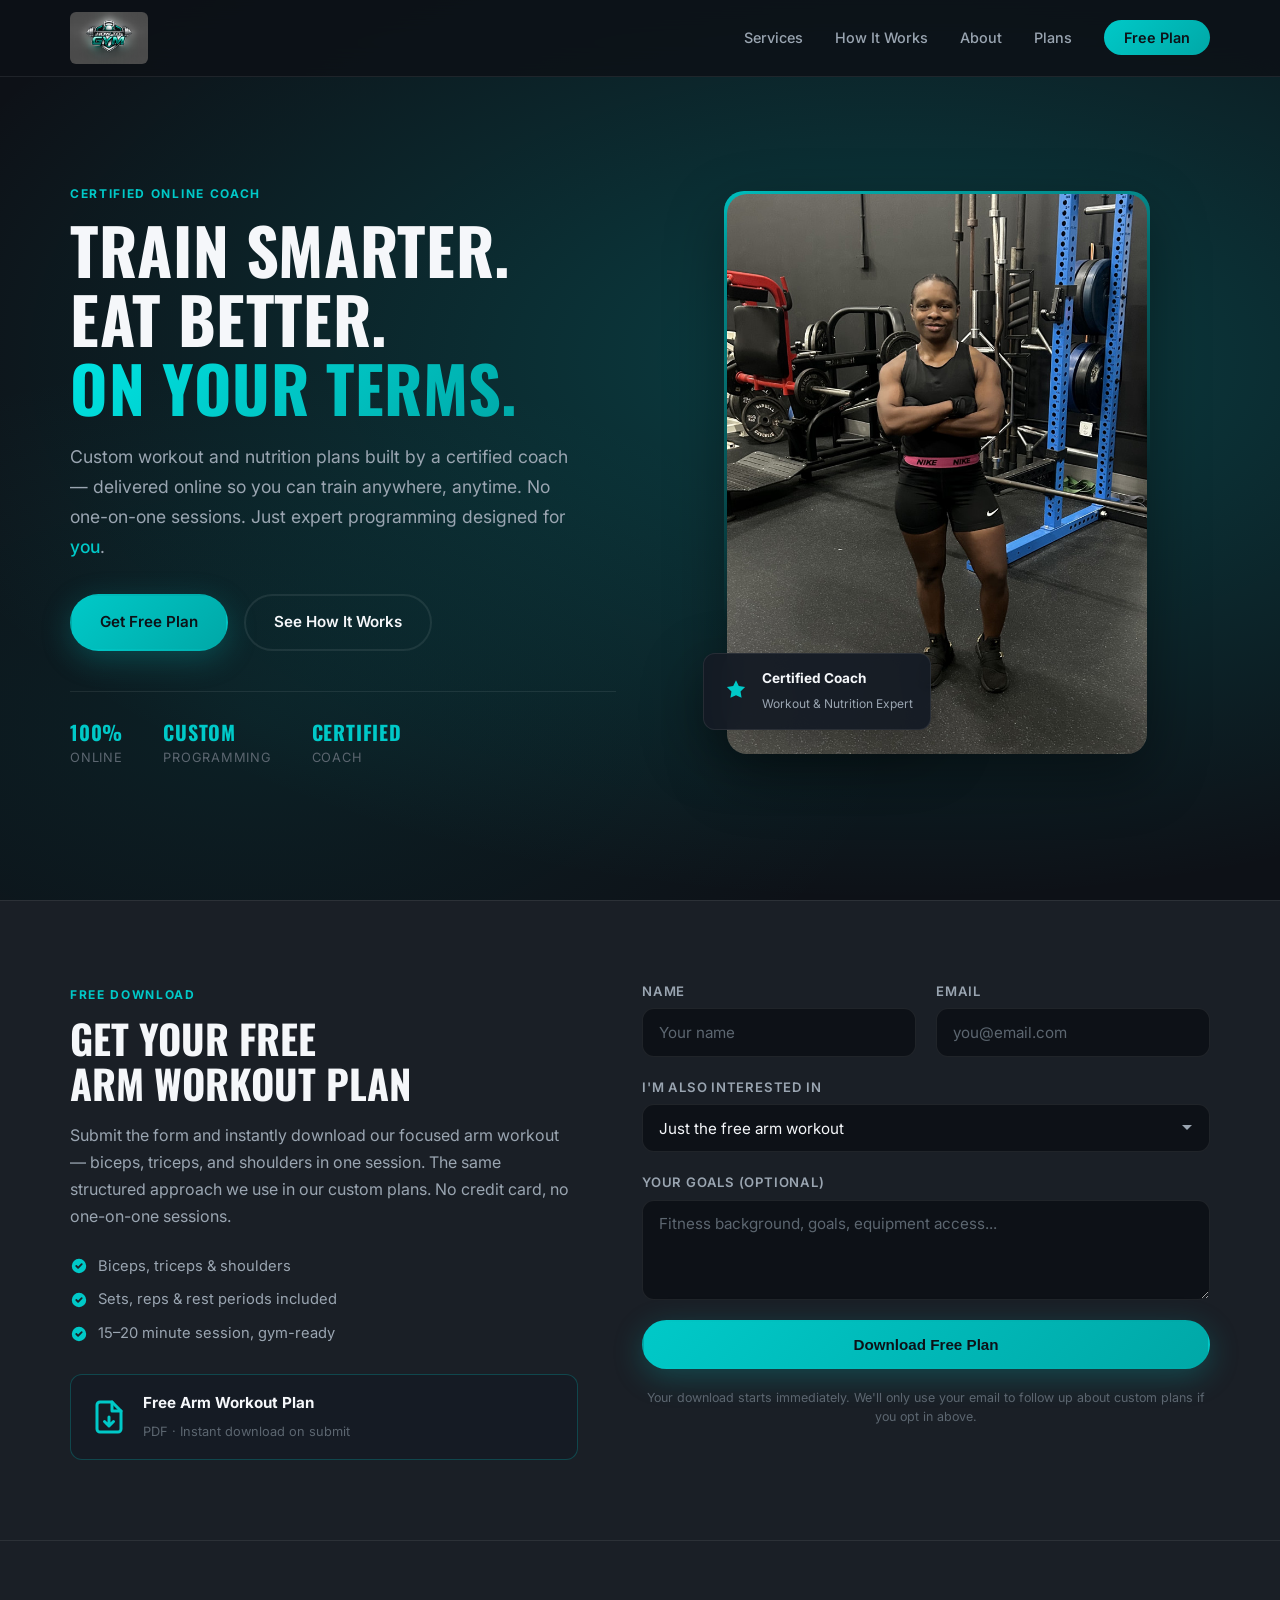
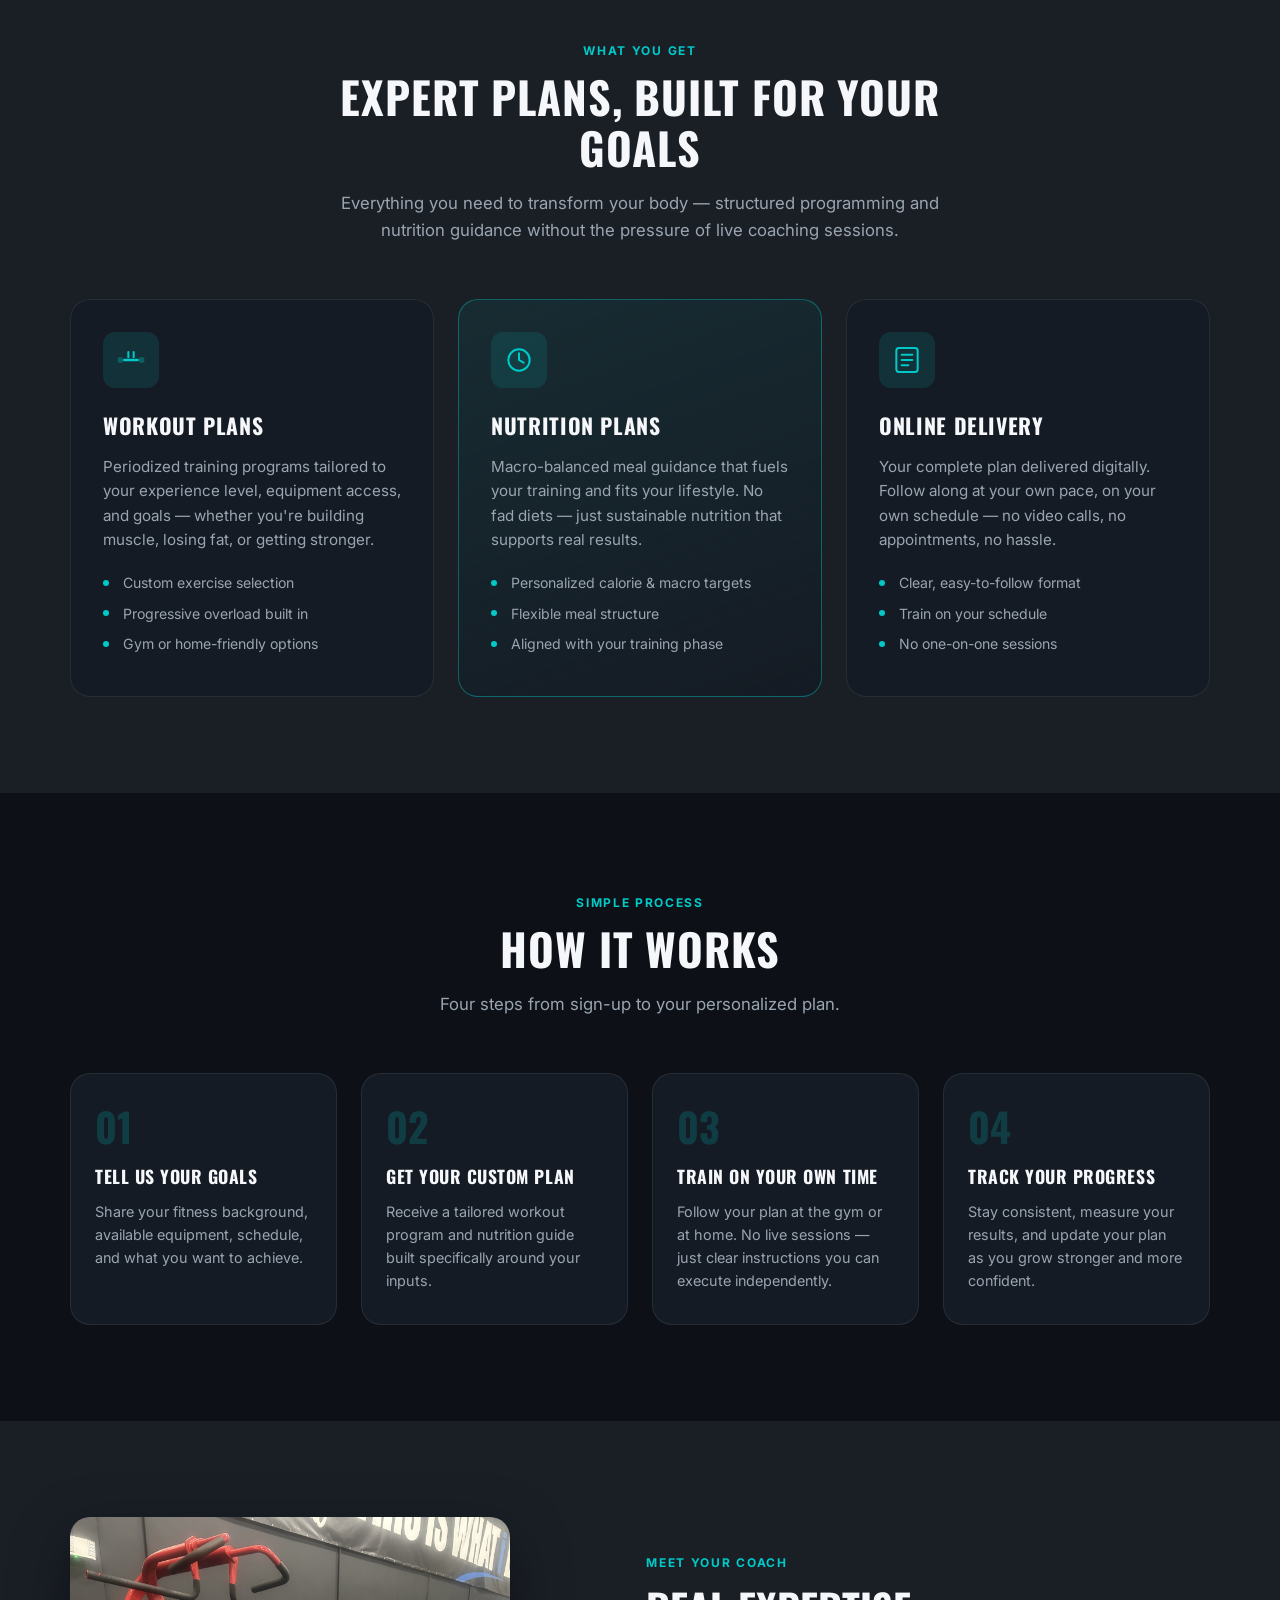
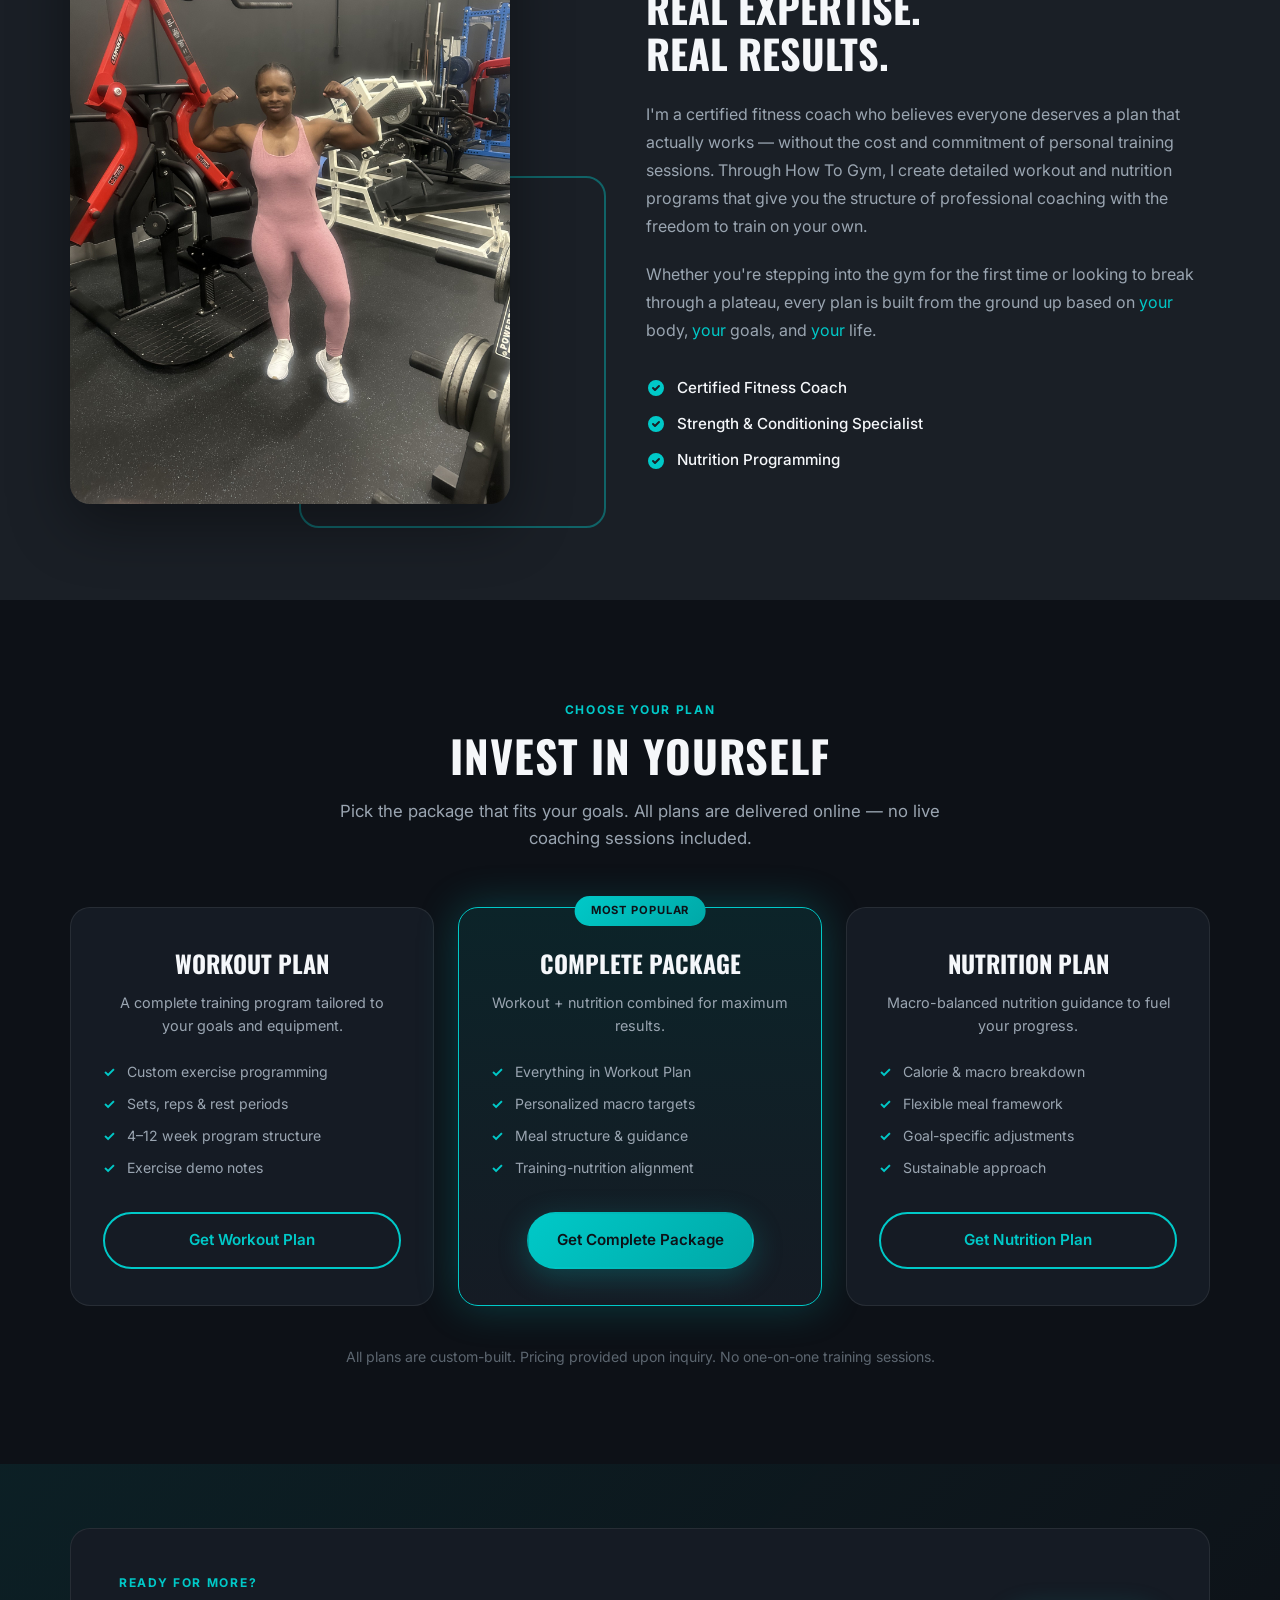
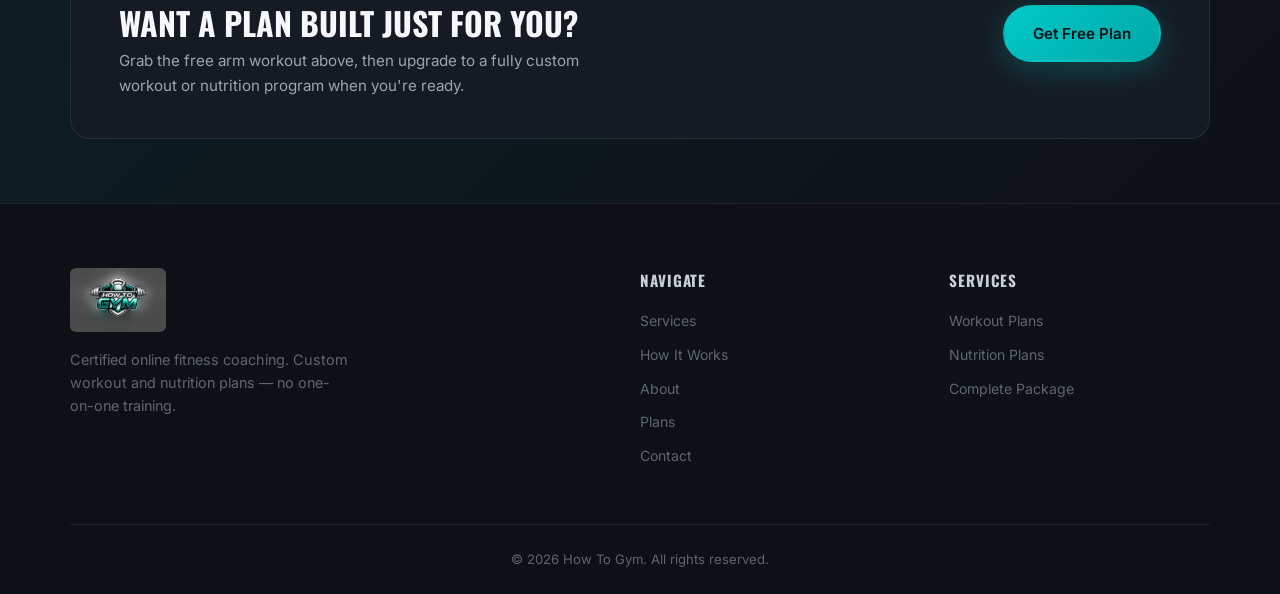
<file: index.html>
<!DOCTYPE html>
<html lang="en">
<head>
  <meta charset="UTF-8" />
  <meta name="viewport" content="width=device-width, initial-scale=1.0" />
  <meta name="description" content="How To Gym — Certified online fitness coaching with personalized workout and nutrition plans. Train on your schedule, no one-on-one sessions required." />
  <title>How To Gym | Online Workout & Nutrition Plans</title>
  <link rel="preconnect" href="https://fonts.googleapis.com" />
  <link rel="preconnect" href="https://fonts.gstatic.com" crossorigin />
  <link href="https://fonts.googleapis.com/css2?family=Inter:wght@400;500;600;700;800&family=Oswald:wght@500;600;700&display=swap" rel="stylesheet" />
  <link rel="stylesheet" href="styles.css" />
</head>
<body>
  <header class="site-header" id="top">
    <nav class="nav container">
      <a href="#top" class="nav-logo" aria-label="How To Gym home">
        <img src="assets/logo.jpg" alt="How To Gym" width="160" height="107" />
      </a>
      <button class="nav-toggle" aria-label="Open menu" aria-expanded="false">
        <span></span>
        <span></span>
        <span></span>
      </button>
      <ul class="nav-links">
        <li><a href="#services">Services</a></li>
        <li><a href="#how-it-works">How It Works</a></li>
        <li><a href="#about">About</a></li>
        <li><a href="#plans">Plans</a></li>
        <li><a href="#contact" class="nav-cta">Free Plan</a></li>
      </ul>
    </nav>
  </header>

  <main>
    <section class="hero">
      <div class="hero-bg"></div>
      <div class="container hero-grid">
        <div class="hero-content">
          <span class="eyebrow">Certified Online Coach</span>
          <h1>Train smarter.<br />Eat better.<br /><span class="text-gradient">On your terms.</span></h1>
          <p class="hero-lead">
            Custom workout and nutrition plans built by a certified coach — delivered online so you can train anywhere, anytime. No one-on-one sessions. Just expert programming designed for <em>you</em>.
          </p>
          <div class="hero-actions">
            <a href="#contact" class="btn btn-primary">Get Free Plan</a>
            <a href="#how-it-works" class="btn btn-ghost">See How It Works</a>
          </div>
          <ul class="hero-stats">
            <li>
              <strong>100%</strong>
              <span>Online</span>
            </li>
            <li>
              <strong>Custom</strong>
              <span>Programming</span>
            </li>
            <li>
              <strong>Certified</strong>
              <span>Coach</span>
            </li>
          </ul>
        </div>
        <div class="hero-visual">
          <div class="hero-image-frame">
            <img src="assets/coach-hero.jpg" alt="Certified fitness coach at the gym" width="768" height="1024" />
            <div class="hero-badge">
              <svg viewBox="0 0 24 24" fill="none" aria-hidden="true">
                <path d="M12 2l2.4 4.9 5.4.8-3.9 3.8.9 5.4L12 14.8 7.2 17l.9-5.4L4.2 7.7l5.4-.8L12 2z" fill="currentColor"/>
              </svg>
              <div>
                <strong>Certified Coach</strong>
                <span>Workout & Nutrition Expert</span>
              </div>
            </div>
          </div>
        </div>
      </div>
    </section>

    <section class="lead-magnet" id="contact">
      <div class="container lead-magnet-inner">
        <div class="lead-magnet-content">
          <span class="eyebrow">Free Download</span>
          <h2>Get your free<br />arm workout plan</h2>
          <p>Submit the form and instantly download our focused arm workout — biceps, triceps, and shoulders in one session. The same structured approach we use in our custom plans. No credit card, no one-on-one sessions.</p>
          <ul class="lead-perks">
            <li>
              <svg viewBox="0 0 20 20" fill="currentColor" aria-hidden="true"><path fill-rule="evenodd" d="M10 18a8 8 0 100-16 8 8 0 000 16zm3.707-9.293a1 1 0 00-1.414-1.414L9 10.586 7.707 9.293a1 1 0 00-1.414 1.414l2 2a1 1 0 001.414 0l4-4z" clip-rule="evenodd"/></svg>
              Biceps, triceps & shoulders
            </li>
            <li>
              <svg viewBox="0 0 20 20" fill="currentColor" aria-hidden="true"><path fill-rule="evenodd" d="M10 18a8 8 0 100-16 8 8 0 000 16zm3.707-9.293a1 1 0 00-1.414-1.414L9 10.586 7.707 9.293a1 1 0 00-1.414 1.414l2 2a1 1 0 001.414 0l4-4z" clip-rule="evenodd"/></svg>
              Sets, reps & rest periods included
            </li>
            <li>
              <svg viewBox="0 0 20 20" fill="currentColor" aria-hidden="true"><path fill-rule="evenodd" d="M10 18a8 8 0 100-16 8 8 0 000 16zm3.707-9.293a1 1 0 00-1.414-1.414L9 10.586 7.707 9.293a1 1 0 00-1.414 1.414l2 2a1 1 0 001.414 0l4-4z" clip-rule="evenodd"/></svg>
              15–20 minute session, gym-ready
            </li>
          </ul>
          <div class="lead-download-preview">
            <svg viewBox="0 0 24 24" fill="none" aria-hidden="true">
              <path d="M14 2H6a2 2 0 00-2 2v16a2 2 0 002 2h12a2 2 0 002-2V8l-6-6z" stroke="currentColor" stroke-width="2"/>
              <path d="M14 2v6h6M12 18v-6M9 15l3 3 3-3" stroke="currentColor" stroke-width="2" stroke-linecap="round" stroke-linejoin="round"/>
            </svg>
            <div>
              <strong>Free Arm Workout Plan</strong>
              <span>PDF · Instant download on submit</span>
            </div>
          </div>
        </div>
        <form
          class="contact-form"
          name="contact"
          method="POST"
          netlify
          netlify-honeypot="bot-field"
          action="/thank-you.html"
        >
          <input type="hidden" name="form-name" value="contact" />
          <p class="hidden-field">
            <label>Don't fill this out: <input name="bot-field" /></label>
          </p>
          <div class="form-row">
            <label>
              <span>Name</span>
              <input type="text" name="name" placeholder="Your name" required />
            </label>
            <label>
              <span>Email</span>
              <input type="email" name="email" placeholder="you@email.com" required />
            </label>
          </div>
          <label>
            <span>I'm also interested in</span>
            <select name="plan">
              <option value="free-only" selected>Just the free arm workout</option>
              <option value="workout">Custom Workout Plan</option>
              <option value="nutrition">Custom Nutrition Plan</option>
              <option value="complete">Complete Package</option>
            </select>
          </label>
          <label>
            <span>Your goals <span class="optional">(optional)</span></span>
            <textarea name="goals" rows="3" placeholder="Fitness background, goals, equipment access..."></textarea>
          </label>
          <button type="submit" class="btn btn-primary btn-full">Download Free Plan</button>
          <p class="form-note">Your download starts immediately. We'll only use your email to follow up about custom plans if you opt in above.</p>
          <div class="form-success" hidden>
            <svg viewBox="0 0 24 24" fill="none" aria-hidden="true">
              <circle cx="12" cy="12" r="10" stroke="currentColor" stroke-width="2"/>
              <path d="M8 12l3 3 5-6" stroke="currentColor" stroke-width="2" stroke-linecap="round" stroke-linejoin="round"/>
            </svg>
            <p><strong>You're all set!</strong> Your free arm workout plan is downloading now.</p>
          </div>
        </form>
      </div>
    </section>

    <section class="services" id="services">
      <div class="container">
        <div class="section-header">
          <span class="eyebrow">What You Get</span>
          <h2>Expert plans, built for your goals</h2>
          <p>Everything you need to transform your body — structured programming and nutrition guidance without the pressure of live coaching sessions.</p>
        </div>
        <div class="services-grid">
          <article class="service-card">
            <div class="service-icon">
              <svg viewBox="0 0 48 48" fill="none" aria-hidden="true">
                <rect x="4" y="20" width="8" height="8" rx="2" fill="currentColor" opacity="0.3"/>
                <rect x="36" y="20" width="8" height="8" rx="2" fill="currentColor" opacity="0.3"/>
                <rect x="12" y="22" width="24" height="4" rx="2" fill="currentColor"/>
                <path d="M20 12v8M28 12v8" stroke="currentColor" stroke-width="3" stroke-linecap="round"/>
              </svg>
            </div>
            <h3>Workout Plans</h3>
            <p>Periodized training programs tailored to your experience level, equipment access, and goals — whether you're building muscle, losing fat, or getting stronger.</p>
            <ul class="service-features">
              <li>Custom exercise selection</li>
              <li>Progressive overload built in</li>
              <li>Gym or home-friendly options</li>
            </ul>
          </article>
          <article class="service-card featured">
            <div class="service-icon">
              <svg viewBox="0 0 48 48" fill="none" aria-hidden="true">
                <circle cx="24" cy="24" r="16" stroke="currentColor" stroke-width="3"/>
                <path d="M24 14v10l7 4" stroke="currentColor" stroke-width="3" stroke-linecap="round"/>
              </svg>
            </div>
            <h3>Nutrition Plans</h3>
            <p>Macro-balanced meal guidance that fuels your training and fits your lifestyle. No fad diets — just sustainable nutrition that supports real results.</p>
            <ul class="service-features">
              <li>Personalized calorie & macro targets</li>
              <li>Flexible meal structure</li>
              <li>Aligned with your training phase</li>
            </ul>
          </article>
          <article class="service-card">
            <div class="service-icon">
              <svg viewBox="0 0 48 48" fill="none" aria-hidden="true">
                <rect x="8" y="6" width="32" height="36" rx="4" stroke="currentColor" stroke-width="3"/>
                <path d="M16 16h16M16 24h16M16 32h10" stroke="currentColor" stroke-width="3" stroke-linecap="round"/>
              </svg>
            </div>
            <h3>Online Delivery</h3>
            <p>Your complete plan delivered digitally. Follow along at your own pace, on your own schedule — no video calls, no appointments, no hassle.</p>
            <ul class="service-features">
              <li>Clear, easy-to-follow format</li>
              <li>Train on your schedule</li>
              <li>No one-on-one sessions</li>
            </ul>
          </article>
        </div>
      </div>
    </section>

    <section class="how-it-works" id="how-it-works">
      <div class="container">
        <div class="section-header">
          <span class="eyebrow">Simple Process</span>
          <h2>How it works</h2>
          <p>Four steps from sign-up to your personalized plan.</p>
        </div>
        <ol class="steps">
          <li class="step">
            <span class="step-num">01</span>
            <h3>Tell us your goals</h3>
            <p>Share your fitness background, available equipment, schedule, and what you want to achieve.</p>
          </li>
          <li class="step">
            <span class="step-num">02</span>
            <h3>Get your custom plan</h3>
            <p>Receive a tailored workout program and nutrition guide built specifically around your inputs.</p>
          </li>
          <li class="step">
            <span class="step-num">03</span>
            <h3>Train on your own time</h3>
            <p>Follow your plan at the gym or at home. No live sessions — just clear instructions you can execute independently.</p>
          </li>
          <li class="step">
            <span class="step-num">04</span>
            <h3>Track your progress</h3>
            <p>Stay consistent, measure your results, and update your plan as you grow stronger and more confident.</p>
          </li>
        </ol>
      </div>
    </section>

    <section class="about" id="about">
      <div class="container about-grid">
        <div class="about-image">
          <img src="assets/coach-about.jpg" alt="Your certified online fitness coach" width="768" height="1024" />
          <div class="about-accent"></div>
        </div>
        <div class="about-content">
          <span class="eyebrow">Meet Your Coach</span>
          <h2>Real expertise.<br />Real results.</h2>
          <p>
            I'm a certified fitness coach who believes everyone deserves a plan that actually works — without the cost and commitment of personal training sessions. Through How To Gym, I create detailed workout and nutrition programs that give you the structure of professional coaching with the freedom to train on your own.
          </p>
          <p>
            Whether you're stepping into the gym for the first time or looking to break through a plateau, every plan is built from the ground up based on <em>your</em> body, <em>your</em> goals, and <em>your</em> life.
          </p>
          <ul class="credentials">
            <li>
              <svg viewBox="0 0 20 20" fill="currentColor" aria-hidden="true"><path fill-rule="evenodd" d="M10 18a8 8 0 100-16 8 8 0 000 16zm3.707-9.293a1 1 0 00-1.414-1.414L9 10.586 7.707 9.293a1 1 0 00-1.414 1.414l2 2a1 1 0 001.414 0l4-4z" clip-rule="evenodd"/></svg>
              Certified Fitness Coach
            </li>
            <li>
              <svg viewBox="0 0 20 20" fill="currentColor" aria-hidden="true"><path fill-rule="evenodd" d="M10 18a8 8 0 100-16 8 8 0 000 16zm3.707-9.293a1 1 0 00-1.414-1.414L9 10.586 7.707 9.293a1 1 0 00-1.414 1.414l2 2a1 1 0 001.414 0l4-4z" clip-rule="evenodd"/></svg>
              Strength & Conditioning Specialist
            </li>
            <li>
              <svg viewBox="0 0 20 20" fill="currentColor" aria-hidden="true"><path fill-rule="evenodd" d="M10 18a8 8 0 100-16 8 8 0 000 16zm3.707-9.293a1 1 0 00-1.414-1.414L9 10.586 7.707 9.293a1 1 0 00-1.414 1.414l2 2a1 1 0 001.414 0l4-4z" clip-rule="evenodd"/></svg>
              Nutrition Programming
            </li>
          </ul>
        </div>
      </div>
    </section>

    <section class="plans" id="plans">
      <div class="container">
        <div class="section-header">
          <span class="eyebrow">Choose Your Plan</span>
          <h2>Invest in yourself</h2>
          <p>Pick the package that fits your goals. All plans are delivered online — no live coaching sessions included.</p>
        </div>
        <div class="plans-grid">
          <article class="plan-card">
            <h3>Workout Plan</h3>
            <p class="plan-desc">A complete training program tailored to your goals and equipment.</p>
            <ul class="plan-includes">
              <li>Custom exercise programming</li>
              <li>Sets, reps & rest periods</li>
              <li>4–12 week program structure</li>
              <li>Exercise demo notes</li>
            </ul>
            <a href="#contact" class="btn btn-outline">Get Workout Plan</a>
          </article>
          <article class="plan-card popular">
            <span class="plan-tag">Most Popular</span>
            <h3>Complete Package</h3>
            <p class="plan-desc">Workout + nutrition combined for maximum results.</p>
            <ul class="plan-includes">
              <li>Everything in Workout Plan</li>
              <li>Personalized macro targets</li>
              <li>Meal structure & guidance</li>
              <li>Training-nutrition alignment</li>
            </ul>
            <a href="#contact" class="btn btn-primary">Get Complete Package</a>
          </article>
          <article class="plan-card">
            <h3>Nutrition Plan</h3>
            <p class="plan-desc">Macro-balanced nutrition guidance to fuel your progress.</p>
            <ul class="plan-includes">
              <li>Calorie & macro breakdown</li>
              <li>Flexible meal framework</li>
              <li>Goal-specific adjustments</li>
              <li>Sustainable approach</li>
            </ul>
            <a href="#contact" class="btn btn-outline">Get Nutrition Plan</a>
          </article>
        </div>
        <p class="plans-note">All plans are custom-built. Pricing provided upon inquiry. No one-on-one training sessions.</p>
      </div>
    </section>

    <section class="cta-banner">
      <div class="container cta-banner-inner">
        <div>
          <span class="eyebrow">Ready for More?</span>
          <h2>Want a plan built just for you?</h2>
          <p>Grab the free arm workout above, then upgrade to a fully custom workout or nutrition program when you're ready.</p>
        </div>
        <a href="#contact" class="btn btn-primary">Get Free Plan</a>
      </div>
    </section>
  </main>

  <footer class="site-footer">
    <div class="container footer-grid">
      <div class="footer-brand">
        <img src="assets/logo.jpg" alt="How To Gym" width="120" height="80" />
        <p>Certified online fitness coaching. Custom workout and nutrition plans — no one-on-one training.</p>
      </div>
      <div class="footer-links">
        <h4>Navigate</h4>
        <ul>
          <li><a href="#services">Services</a></li>
          <li><a href="#how-it-works">How It Works</a></li>
          <li><a href="#about">About</a></li>
          <li><a href="#plans">Plans</a></li>
          <li><a href="#contact">Contact</a></li>
        </ul>
      </div>
      <div class="footer-links">
        <h4>Services</h4>
        <ul>
          <li><a href="#plans">Workout Plans</a></li>
          <li><a href="#plans">Nutrition Plans</a></li>
          <li><a href="#plans">Complete Package</a></li>
        </ul>
      </div>
    </div>
    <div class="container footer-bottom">
      <p>&copy; 2026 How To Gym. All rights reserved.</p>
    </div>
  </footer>

  <script src="script.js"></script>
</body>
</html>
</file>
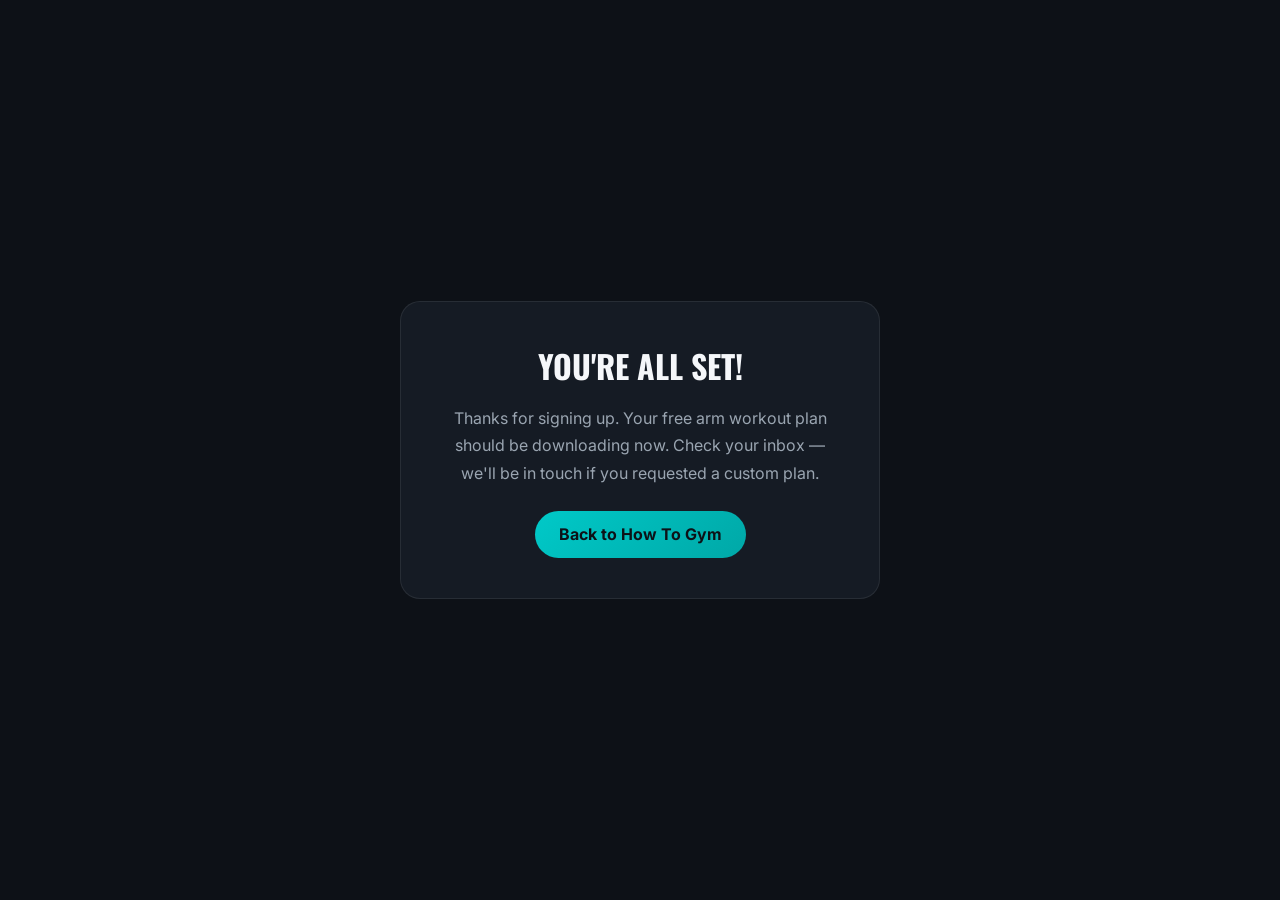
<file: thank-you.html>
<!DOCTYPE html>
<html lang="en">
<head>
  <meta charset="UTF-8" />
  <meta name="viewport" content="width=device-width, initial-scale=1.0" />
  <title>Thank You | How To Gym</title>
  <link rel="preconnect" href="https://fonts.googleapis.com" />
  <link rel="preconnect" href="https://fonts.gstatic.com" crossorigin />
  <link href="https://fonts.googleapis.com/css2?family=Inter:wght@400;600;700&family=Oswald:wght@600;700&display=swap" rel="stylesheet" />
  <style>
    :root {
      --teal: #00c9c8;
      --dark: #0d1117;
      --white: #f5f7fa;
      --gray-300: #9aa5b1;
    }
    * { box-sizing: border-box; margin: 0; padding: 0; }
    body {
      font-family: "Inter", system-ui, sans-serif;
      background: var(--dark);
      color: var(--white);
      min-height: 100vh;
      display: grid;
      place-items: center;
      padding: 2rem;
      text-align: center;
    }
    .card {
      max-width: 480px;
      padding: 2.5rem;
      border: 1px solid rgba(255,255,255,0.08);
      border-radius: 20px;
      background: #151b24;
    }
    h1 {
      font-family: "Oswald", sans-serif;
      text-transform: uppercase;
      font-size: 2rem;
      margin-bottom: 1rem;
    }
    p { color: var(--gray-300); line-height: 1.7; margin-bottom: 1.5rem; }
    a {
      display: inline-block;
      padding: 0.85rem 1.5rem;
      border-radius: 50px;
      background: linear-gradient(135deg, var(--teal), #00a8a7);
      color: var(--dark);
      font-weight: 700;
      text-decoration: none;
    }
  </style>
</head>
<body>
  <div class="card">
    <h1>You're all set!</h1>
    <p>Thanks for signing up. Your free arm workout plan should be downloading now. Check your inbox — we'll be in touch if you requested a custom plan.</p>
    <a href="/">Back to How To Gym</a>
  </div>
  <script>
    const link = document.createElement('a');
    link.href = 'downloads/how-to-gym-arm-workout-plan.pdf';
    link.download = 'how-to-gym-arm-workout-plan.pdf';
    document.body.appendChild(link);
    link.click();
    document.body.removeChild(link);
  </script>
</body>
</html>
</file>
<file: styles.css>
/* How To Gym — Landing Page Styles */

:root {
  --teal: #00c9c8;
  --teal-dark: #00a8a7;
  --teal-glow: rgba(0, 201, 200, 0.25);
  --cyan: #00e5e4;
  --silver: #c8d0d8;
  --white: #f5f7fa;
  --gray-100: #e8ecf0;
  --gray-300: #9aa5b1;
  --gray-500: #5c6670;
  --charcoal: #1a1f26;
  --dark: #0d1117;
  --dark-card: #151b24;
  --dark-border: rgba(255, 255, 255, 0.08);
  --font-body: "Inter", system-ui, sans-serif;
  --font-display: "Oswald", sans-serif;
  --radius: 12px;
  --radius-lg: 20px;
  --shadow: 0 20px 60px rgba(0, 0, 0, 0.4);
  --transition: 0.25s ease;
}

*, *::before, *::after {
  box-sizing: border-box;
  margin: 0;
  padding: 0;
}

html {
  scroll-behavior: smooth;
}

body {
  font-family: var(--font-body);
  background: var(--dark);
  color: var(--white);
  line-height: 1.6;
  -webkit-font-smoothing: antialiased;
}

img {
  max-width: 100%;
  height: auto;
  display: block;
}

a {
  color: inherit;
  text-decoration: none;
}

ul, ol {
  list-style: none;
}

.container {
  width: min(1140px, 92vw);
  margin-inline: auto;
}

.eyebrow {
  display: inline-block;
  font-size: 0.75rem;
  font-weight: 700;
  letter-spacing: 0.14em;
  text-transform: uppercase;
  color: var(--teal);
  margin-bottom: 0.75rem;
}

.text-gradient {
  background: linear-gradient(135deg, var(--cyan), var(--teal-dark));
  -webkit-background-clip: text;
  background-clip: text;
  -webkit-text-fill-color: transparent;
}

.section-header {
  text-align: center;
  max-width: 620px;
  margin: 0 auto 3.5rem;
}

.section-header h2 {
  font-family: var(--font-display);
  font-size: clamp(2rem, 4vw, 2.75rem);
  font-weight: 700;
  text-transform: uppercase;
  letter-spacing: 0.02em;
  line-height: 1.15;
  margin-bottom: 1rem;
}

.section-header p {
  color: var(--gray-300);
  font-size: 1.05rem;
}

/* Buttons */
.btn {
  display: inline-flex;
  align-items: center;
  justify-content: center;
  padding: 0.9rem 1.75rem;
  font-size: 0.95rem;
  font-weight: 600;
  border-radius: 50px;
  border: 2px solid transparent;
  cursor: pointer;
  transition: transform var(--transition), box-shadow var(--transition), background var(--transition), border-color var(--transition);
}

.btn:hover {
  transform: translateY(-2px);
}

.btn-primary {
  background: linear-gradient(135deg, var(--teal), var(--teal-dark));
  color: var(--dark);
  box-shadow: 0 8px 30px var(--teal-glow);
}

.btn-primary:hover {
  box-shadow: 0 12px 40px var(--teal-glow);
}

.btn-ghost {
  background: transparent;
  color: var(--white);
  border-color: var(--dark-border);
}

.btn-ghost:hover {
  border-color: var(--teal);
  color: var(--teal);
}

.btn-outline {
  background: transparent;
  color: var(--teal);
  border-color: var(--teal);
  width: 100%;
}

.btn-outline:hover {
  background: var(--teal);
  color: var(--dark);
}

.btn-full {
  width: 100%;
}

/* Header */
.site-header {
  position: fixed;
  top: 0;
  left: 0;
  right: 0;
  z-index: 100;
  background: rgba(13, 17, 23, 0.85);
  backdrop-filter: blur(16px);
  border-bottom: 1px solid var(--dark-border);
}

.nav {
  display: flex;
  align-items: center;
  justify-content: space-between;
  padding: 0.75rem 0;
  gap: 2rem;
}

.nav-logo img {
  height: 52px;
  width: auto;
  border-radius: 6px;
}

.nav-links {
  display: flex;
  align-items: center;
  gap: 2rem;
}

.nav-links a {
  font-size: 0.9rem;
  font-weight: 500;
  color: var(--gray-300);
  transition: color var(--transition);
}

.nav-links a:hover {
  color: var(--white);
}

.nav-cta {
  background: linear-gradient(135deg, var(--teal), var(--teal-dark)) !important;
  color: var(--dark) !important;
  padding: 0.55rem 1.25rem !important;
  border-radius: 50px !important;
  font-weight: 600 !important;
}

.nav-toggle {
  display: none;
  flex-direction: column;
  gap: 5px;
  background: none;
  border: none;
  cursor: pointer;
  padding: 4px;
}

.nav-toggle span {
  display: block;
  width: 24px;
  height: 2px;
  background: var(--white);
  border-radius: 2px;
  transition: var(--transition);
}

/* Hero */
.hero {
  position: relative;
  min-height: 100vh;
  display: flex;
  align-items: center;
  padding: 7rem 0 4rem;
  overflow: hidden;
}

.hero-bg {
  position: absolute;
  inset: 0;
  background:
    radial-gradient(ellipse 80% 60% at 70% 40%, var(--teal-glow), transparent),
    radial-gradient(ellipse 50% 40% at 20% 80%, rgba(0, 168, 167, 0.1), transparent),
    var(--dark);
  z-index: 0;
}

.hero-grid {
  position: relative;
  z-index: 1;
  display: grid;
  grid-template-columns: 1fr 1fr;
  gap: 3rem;
  align-items: center;
}

.hero-content h1 {
  font-family: var(--font-display);
  font-size: clamp(2.5rem, 5.5vw, 4rem);
  font-weight: 700;
  text-transform: uppercase;
  line-height: 1.08;
  letter-spacing: 0.01em;
  margin-bottom: 1.25rem;
}

.hero-lead {
  font-size: 1.1rem;
  color: var(--gray-300);
  max-width: 520px;
  margin-bottom: 2rem;
  line-height: 1.7;
}

.hero-lead em {
  color: var(--teal);
  font-style: normal;
  font-weight: 500;
}

.hero-actions {
  display: flex;
  flex-wrap: wrap;
  gap: 1rem;
  margin-bottom: 2.5rem;
}

.hero-stats {
  display: flex;
  gap: 2.5rem;
  padding-top: 1.5rem;
  border-top: 1px solid var(--dark-border);
}

.hero-stats li {
  display: flex;
  flex-direction: column;
}

.hero-stats strong {
  font-family: var(--font-display);
  font-size: 1.25rem;
  text-transform: uppercase;
  color: var(--teal);
  letter-spacing: 0.04em;
}

.hero-stats span {
  font-size: 0.8rem;
  color: var(--gray-500);
  text-transform: uppercase;
  letter-spacing: 0.06em;
}

.hero-visual {
  display: flex;
  justify-content: center;
}

.hero-image-frame {
  position: relative;
  max-width: 420px;
}

.hero-image-frame::before {
  content: "";
  position: absolute;
  inset: -3px;
  background: linear-gradient(160deg, var(--teal), transparent 60%);
  border-radius: var(--radius-lg);
  z-index: -1;
}

.hero-image-frame img {
  border-radius: var(--radius-lg);
  object-fit: cover;
  aspect-ratio: 3 / 4;
  width: 100%;
  box-shadow: var(--shadow);
}

.hero-badge {
  position: absolute;
  bottom: 1.5rem;
  left: -1.5rem;
  display: flex;
  align-items: center;
  gap: 0.75rem;
  background: rgba(21, 27, 36, 0.95);
  backdrop-filter: blur(12px);
  border: 1px solid var(--dark-border);
  border-radius: var(--radius);
  padding: 0.85rem 1.1rem;
  box-shadow: var(--shadow);
}

.hero-badge svg {
  width: 28px;
  height: 28px;
  color: var(--teal);
  flex-shrink: 0;
}

.hero-badge strong {
  display: block;
  font-size: 0.85rem;
  font-weight: 700;
}

.hero-badge span {
  font-size: 0.75rem;
  color: var(--gray-300);
}

/* Services */
.services {
  padding: 6rem 0;
  background: var(--charcoal);
}

.services-grid {
  display: grid;
  grid-template-columns: repeat(3, 1fr);
  gap: 1.5rem;
}

.service-card {
  background: var(--dark-card);
  border: 1px solid var(--dark-border);
  border-radius: var(--radius-lg);
  padding: 2rem;
  transition: transform var(--transition), border-color var(--transition), box-shadow var(--transition);
}

.service-card:hover {
  transform: translateY(-4px);
  border-color: rgba(0, 201, 200, 0.3);
  box-shadow: 0 16px 40px rgba(0, 0, 0, 0.3);
}

.service-card.featured {
  border-color: rgba(0, 201, 200, 0.4);
  background: linear-gradient(160deg, rgba(0, 201, 200, 0.08), var(--dark-card));
}

.service-icon {
  width: 56px;
  height: 56px;
  display: flex;
  align-items: center;
  justify-content: center;
  background: rgba(0, 201, 200, 0.12);
  border-radius: var(--radius);
  color: var(--teal);
  margin-bottom: 1.25rem;
}

.service-icon svg {
  width: 32px;
  height: 32px;
}

.service-card h3 {
  font-family: var(--font-display);
  font-size: 1.35rem;
  text-transform: uppercase;
  letter-spacing: 0.03em;
  margin-bottom: 0.75rem;
}

.service-card > p {
  color: var(--gray-300);
  font-size: 0.95rem;
  margin-bottom: 1.25rem;
}

.service-features li {
  position: relative;
  padding-left: 1.25rem;
  font-size: 0.88rem;
  color: var(--gray-300);
  margin-bottom: 0.5rem;
}

.service-features li::before {
  content: "";
  position: absolute;
  left: 0;
  top: 0.55em;
  width: 6px;
  height: 6px;
  background: var(--teal);
  border-radius: 50%;
}

/* How It Works */
.how-it-works {
  padding: 6rem 0;
}

.steps {
  display: grid;
  grid-template-columns: repeat(4, 1fr);
  gap: 1.5rem;
}

.step {
  position: relative;
  padding: 2rem 1.5rem;
  background: var(--dark-card);
  border: 1px solid var(--dark-border);
  border-radius: var(--radius-lg);
}

.step-num {
  font-family: var(--font-display);
  font-size: 2.5rem;
  font-weight: 700;
  color: rgba(0, 201, 200, 0.2);
  line-height: 1;
  display: block;
  margin-bottom: 1rem;
}

.step h3 {
  font-family: var(--font-display);
  font-size: 1.1rem;
  text-transform: uppercase;
  letter-spacing: 0.03em;
  margin-bottom: 0.6rem;
}

.step p {
  font-size: 0.9rem;
  color: var(--gray-300);
}

/* About */
.about {
  padding: 6rem 0;
  background: var(--charcoal);
}

.about-grid {
  display: grid;
  grid-template-columns: 1fr 1.1fr;
  gap: 4rem;
  align-items: center;
}

.about-image {
  position: relative;
}

.about-image img {
  border-radius: var(--radius-lg);
  object-fit: cover;
  aspect-ratio: 3 / 4;
  width: 100%;
  max-width: 440px;
  box-shadow: var(--shadow);
}

.about-accent {
  position: absolute;
  bottom: -1.5rem;
  right: -1.5rem;
  width: 60%;
  height: 60%;
  border: 2px solid var(--teal);
  border-radius: var(--radius-lg);
  z-index: -1;
  opacity: 0.4;
}

.about-content h2 {
  font-family: var(--font-display);
  font-size: clamp(2rem, 3.5vw, 2.5rem);
  text-transform: uppercase;
  line-height: 1.15;
  margin-bottom: 1.5rem;
}

.about-content p {
  color: var(--gray-300);
  margin-bottom: 1.25rem;
  font-size: 1rem;
  line-height: 1.75;
}

.about-content em {
  color: var(--teal);
  font-style: normal;
}

.credentials {
  margin-top: 2rem;
  display: flex;
  flex-direction: column;
  gap: 0.75rem;
}

.credentials li {
  display: flex;
  align-items: center;
  gap: 0.65rem;
  font-size: 0.95rem;
  font-weight: 500;
}

.credentials svg {
  width: 20px;
  height: 20px;
  color: var(--teal);
  flex-shrink: 0;
}

/* Plans */
.plans {
  padding: 6rem 0;
}

.plans-grid {
  display: grid;
  grid-template-columns: repeat(3, 1fr);
  gap: 1.5rem;
  align-items: start;
}

.plan-card {
  position: relative;
  background: var(--dark-card);
  border: 1px solid var(--dark-border);
  border-radius: var(--radius-lg);
  padding: 2.25rem 2rem;
  text-align: center;
  transition: transform var(--transition), border-color var(--transition);
}

.plan-card:hover {
  transform: translateY(-4px);
}

.plan-card.popular {
  border-color: var(--teal);
  background: linear-gradient(180deg, rgba(0, 201, 200, 0.1), var(--dark-card));
  box-shadow: 0 0 40px var(--teal-glow);
}

.plan-tag {
  position: absolute;
  top: -12px;
  left: 50%;
  transform: translateX(-50%);
  background: linear-gradient(135deg, var(--teal), var(--teal-dark));
  color: var(--dark);
  font-size: 0.7rem;
  font-weight: 700;
  text-transform: uppercase;
  letter-spacing: 0.08em;
  padding: 0.35rem 1rem;
  border-radius: 50px;
  white-space: nowrap;
}

.plan-card h3 {
  font-family: var(--font-display);
  font-size: 1.5rem;
  text-transform: uppercase;
  margin-bottom: 0.5rem;
}

.plan-desc {
  color: var(--gray-300);
  font-size: 0.9rem;
  margin-bottom: 1.5rem;
}

.plan-includes {
  text-align: left;
  margin-bottom: 2rem;
}

.plan-includes li {
  position: relative;
  padding-left: 1.5rem;
  font-size: 0.88rem;
  color: var(--gray-300);
  margin-bottom: 0.6rem;
}

.plan-includes li::before {
  content: "✓";
  position: absolute;
  left: 0;
  color: var(--teal);
  font-weight: 700;
}

.plans-note {
  text-align: center;
  margin-top: 2.5rem;
  font-size: 0.88rem;
  color: var(--gray-500);
}

/* Lead Magnet / Contact */
.lead-magnet {
  padding: 5rem 0;
  background: var(--charcoal);
  border-top: 1px solid var(--dark-border);
  border-bottom: 1px solid var(--dark-border);
}

.lead-magnet-inner {
  display: grid;
  grid-template-columns: 1fr 1fr;
  gap: 4rem;
  align-items: start;
}

.lead-magnet-content h2 {
  font-family: var(--font-display);
  font-size: clamp(1.75rem, 3.5vw, 2.5rem);
  text-transform: uppercase;
  line-height: 1.12;
  margin-bottom: 1rem;
}

.lead-magnet-content > p {
  color: var(--gray-300);
  font-size: 1rem;
  line-height: 1.7;
  margin-bottom: 1.5rem;
}

.lead-perks {
  display: flex;
  flex-direction: column;
  gap: 0.65rem;
  margin-bottom: 1.75rem;
}

.lead-perks li {
  display: flex;
  align-items: center;
  gap: 0.65rem;
  font-size: 0.92rem;
  color: var(--gray-300);
}

.lead-perks svg {
  width: 18px;
  height: 18px;
  color: var(--teal);
  flex-shrink: 0;
}

.lead-download-preview {
  display: flex;
  align-items: center;
  gap: 1rem;
  padding: 1rem 1.25rem;
  background: var(--dark-card);
  border: 1px solid rgba(0, 201, 200, 0.25);
  border-radius: var(--radius);
}

.lead-download-preview svg {
  width: 36px;
  height: 36px;
  color: var(--teal);
  flex-shrink: 0;
}

.lead-download-preview strong {
  display: block;
  font-size: 0.95rem;
  margin-bottom: 0.15rem;
}

.lead-download-preview span {
  font-size: 0.8rem;
  color: var(--gray-500);
}

.optional {
  font-weight: 400;
  text-transform: none;
  letter-spacing: 0;
  color: var(--gray-500);
}

.hidden-field {
  position: absolute;
  left: -9999px;
  width: 1px;
  height: 1px;
  overflow: hidden;
}

.form-note {
  font-size: 0.78rem;
  color: var(--gray-500);
  line-height: 1.5;
  text-align: center;
}

.form-success {
  display: flex;
  align-items: center;
  gap: 0.75rem;
  padding: 1rem 1.25rem;
  background: rgba(0, 201, 200, 0.1);
  border: 1px solid rgba(0, 201, 200, 0.3);
  border-radius: var(--radius);
  margin-top: 0.5rem;
}

.form-success[hidden] {
  display: none;
}

.form-success svg {
  width: 28px;
  height: 28px;
  color: var(--teal);
  flex-shrink: 0;
}

.form-success p {
  font-size: 0.9rem;
  color: var(--gray-300);
}

.form-success strong {
  color: var(--white);
}

/* Bottom CTA Banner */
.cta-banner {
  padding: 4rem 0;
  background: linear-gradient(135deg, rgba(0, 201, 200, 0.08), transparent);
}

.cta-banner-inner {
  display: flex;
  align-items: center;
  justify-content: space-between;
  gap: 2rem;
  padding: 2.5rem 3rem;
  background: var(--dark-card);
  border: 1px solid var(--dark-border);
  border-radius: var(--radius-lg);
}

.cta-banner-inner h2 {
  font-family: var(--font-display);
  font-size: clamp(1.5rem, 2.5vw, 2rem);
  text-transform: uppercase;
  line-height: 1.15;
  margin-bottom: 0.5rem;
}

.cta-banner-inner p {
  color: var(--gray-300);
  font-size: 0.95rem;
  max-width: 480px;
}

.contact-form {
  display: flex;
  flex-direction: column;
  gap: 1.25rem;
}

.form-row {
  display: grid;
  grid-template-columns: 1fr 1fr;
  gap: 1.25rem;
}

.contact-form label {
  display: flex;
  flex-direction: column;
  gap: 0.4rem;
}

.contact-form label span {
  font-size: 0.82rem;
  font-weight: 600;
  color: var(--gray-300);
  text-transform: uppercase;
  letter-spacing: 0.06em;
}

.contact-form input,
.contact-form select,
.contact-form textarea {
  background: var(--dark);
  border: 1px solid var(--dark-border);
  border-radius: var(--radius);
  padding: 0.85rem 1rem;
  font-family: inherit;
  font-size: 0.95rem;
  color: var(--white);
  transition: border-color var(--transition);
}

.contact-form input::placeholder,
.contact-form textarea::placeholder {
  color: var(--gray-500);
}

.contact-form input:focus,
.contact-form select:focus,
.contact-form textarea:focus {
  outline: none;
  border-color: var(--teal);
}

.contact-form select {
  cursor: pointer;
  appearance: none;
  background-image: url("data:image/svg+xml,%3Csvg xmlns='http://www.w3.org/2000/svg' width='12' height='12' viewBox='0 0 12 12'%3E%3Cpath fill='%239aa5b1' d='M6 8L1 3h10z'/%3E%3C/svg%3E");
  background-repeat: no-repeat;
  background-position: right 1rem center;
}

.contact-form textarea {
  resize: vertical;
  min-height: 100px;
}

/* Footer */
.site-footer {
  padding: 4rem 0 0;
  border-top: 1px solid var(--dark-border);
}

.footer-grid {
  display: grid;
  grid-template-columns: 2fr 1fr 1fr;
  gap: 3rem;
  padding-bottom: 3rem;
}

.footer-brand img {
  height: 64px;
  width: auto;
  border-radius: 6px;
  margin-bottom: 1rem;
}

.footer-brand p {
  color: var(--gray-500);
  font-size: 0.9rem;
  max-width: 280px;
  line-height: 1.6;
}

.footer-links h4 {
  font-family: var(--font-display);
  font-size: 0.95rem;
  text-transform: uppercase;
  letter-spacing: 0.06em;
  margin-bottom: 1rem;
  color: var(--silver);
}

.footer-links li {
  margin-bottom: 0.5rem;
}

.footer-links a {
  font-size: 0.88rem;
  color: var(--gray-500);
  transition: color var(--transition);
}

.footer-links a:hover {
  color: var(--teal);
}

.footer-bottom {
  padding: 1.5rem 0;
  border-top: 1px solid var(--dark-border);
  text-align: center;
}

.footer-bottom p {
  font-size: 0.82rem;
  color: var(--gray-500);
}

/* Responsive */
@media (max-width: 1024px) {
  .hero-grid,
  .about-grid,
  .lead-magnet-inner {
    grid-template-columns: 1fr;
    gap: 2.5rem;
  }

  .cta-banner-inner {
    flex-direction: column;
    text-align: center;
    padding: 2rem;
  }

  .hero-visual {
    order: -1;
  }

  .hero-image-frame {
    max-width: 340px;
    margin: 0 auto;
  }

  .hero-badge {
    left: 0;
  }

  .services-grid,
  .plans-grid {
    grid-template-columns: 1fr;
    max-width: 480px;
    margin-inline: auto;
  }

  .steps {
    grid-template-columns: repeat(2, 1fr);
  }

  .about-image {
    display: flex;
    justify-content: center;
  }

  .about-accent {
    display: none;
  }

  .footer-grid {
    grid-template-columns: 1fr 1fr;
  }
}

@media (max-width: 768px) {
  .nav-toggle {
    display: flex;
  }

  .nav-links {
    position: fixed;
    top: 0;
    right: -100%;
    width: min(300px, 80vw);
    height: 100vh;
    flex-direction: column;
    align-items: flex-start;
    padding: 5rem 2rem 2rem;
    background: var(--charcoal);
    border-left: 1px solid var(--dark-border);
    gap: 1.5rem;
    transition: right var(--transition);
  }

  .nav-links.open {
    right: 0;
  }

  .steps {
    grid-template-columns: 1fr;
  }

  .form-row {
    grid-template-columns: 1fr;
  }

  .footer-grid {
    grid-template-columns: 1fr;
    gap: 2rem;
  }

  .hero-stats {
    gap: 1.5rem;
  }
}
</file>
